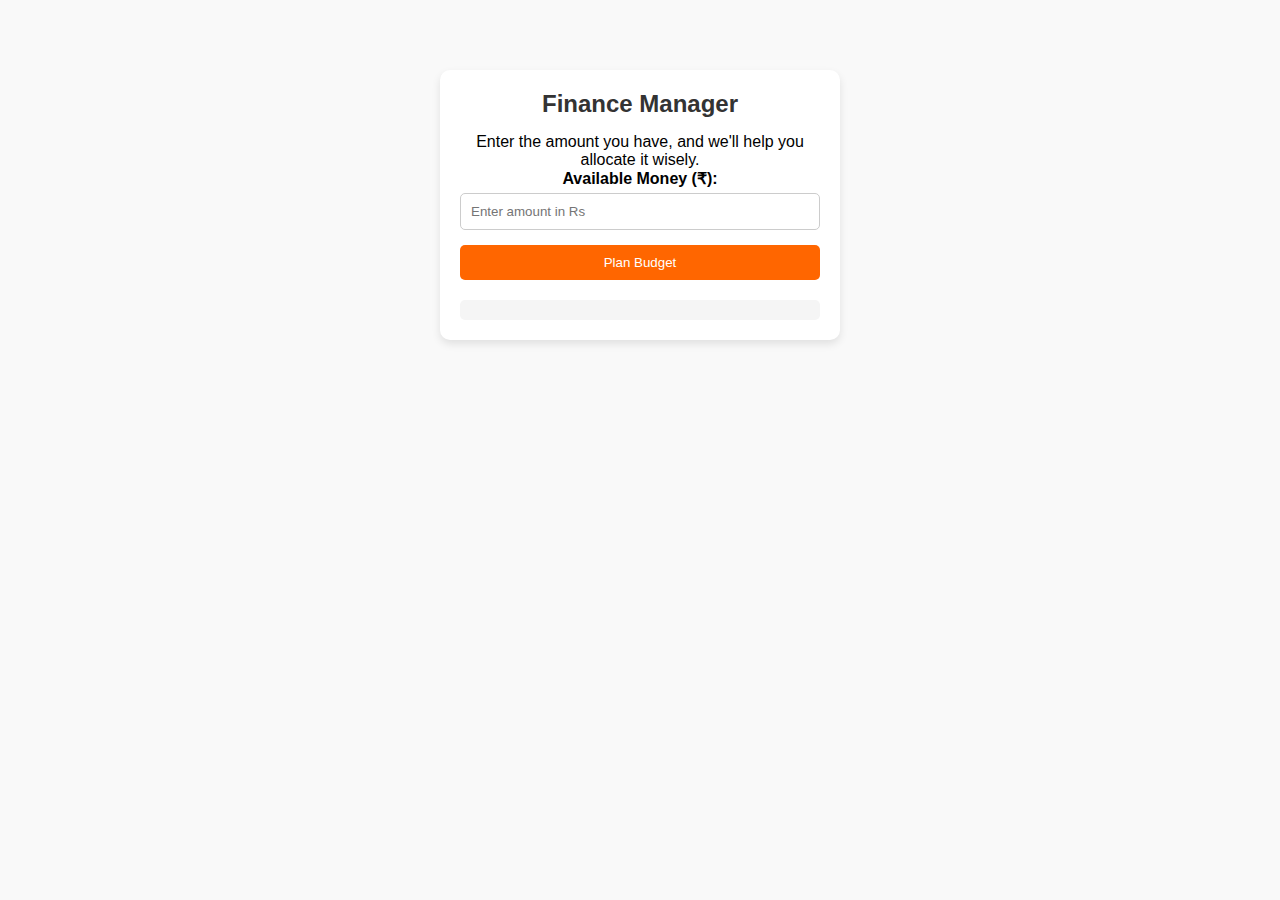
<file: finance.html>
<!DOCTYPE html>
<html lang="en">
<head>
    <meta charset="UTF-8">
    <meta name="viewport" content="width=device-width, initial-scale=1.0">
    <title>Finance Manager</title>
    <style>
        * {
            box-sizing: border-box;
            margin: 0;
            padding: 0;
            font-family: Arial, sans-serif;
        }

        body {
            background-color: #f9f9f9;
            padding: 20px;
            text-align: center;
        }

        .container {
            max-width: 400px;
            margin: 50px auto;
            background: white;
            padding: 20px;
            border-radius: 10px;
            box-shadow: 0 4px 8px rgba(0, 0, 0, 0.1);
        }

        h2 {
            color: #333;
            margin-bottom: 15px;
        }

        label {
            font-weight: bold;
        }

        input {
            width: 100%;
            padding: 10px;
            margin-top: 5px;
            margin-bottom: 15px;
            border: 1px solid #ccc;
            border-radius: 5px;
        }

        .btn {
            background-color: #ff6600;
            color: white;
            padding: 10px;
            border: none;
            border-radius: 5px;
            cursor: pointer;
            width: 100%;
        }

        .btn:hover {
            background-color: #e65c00;
        }

        .result {
            margin-top: 20px;
            padding: 10px;
            background: #f5f5f5;
            border-radius: 5px;
            text-align: left;
        }

        .result p {
            margin: 5px 0;
            font-weight: bold;
            color: #444;
        }
    </style>
</head>
<body>

    <div class="container">
        <h2>Finance Manager</h2>
        <p>Enter the amount you have, and we'll help you allocate it wisely.</p>

        <label for="amount">Available Money (₹):</label>
        <input type="number" id="amount" placeholder="Enter amount in Rs">
        
        <button class="btn" onclick="calculateBudget()">Plan Budget</button>

        <div class="result" id="result"></div>
    </div>

    <script>
        function calculateBudget() {
            let amount = document.getElementById("amount").value;
            let resultDiv = document.getElementById("result");

            if (amount === "" || amount <= 0) {
                resultDiv.innerHTML = "<p style='color:red;'>Please enter a valid amount!</p>";
                return;
            }

            amount = parseFloat(amount);

            let allocations = {
                "Emergency Savings (30%)": (amount * 0.30).toFixed(2),
                "Shelter & Rent (25%)": (amount * 0.25).toFixed(2),
                "Food & Essentials (20%)": (amount * 0.20).toFixed(2),
                "Transport (10%)": (amount * 0.10).toFixed(2),
                "Communication (5%)": (amount * 0.05).toFixed(2),
                "Miscellaneous (10%)": (amount * 0.10).toFixed(2)
            };

            resultDiv.innerHTML = "<h3>Suggested Allocation</h3>";
            for (let category in allocations) {
                resultDiv.innerHTML += `<p>${category}: ₹${allocations[category]}</p>`;
            }
        }
    </script>

</body>
</html>
</file>
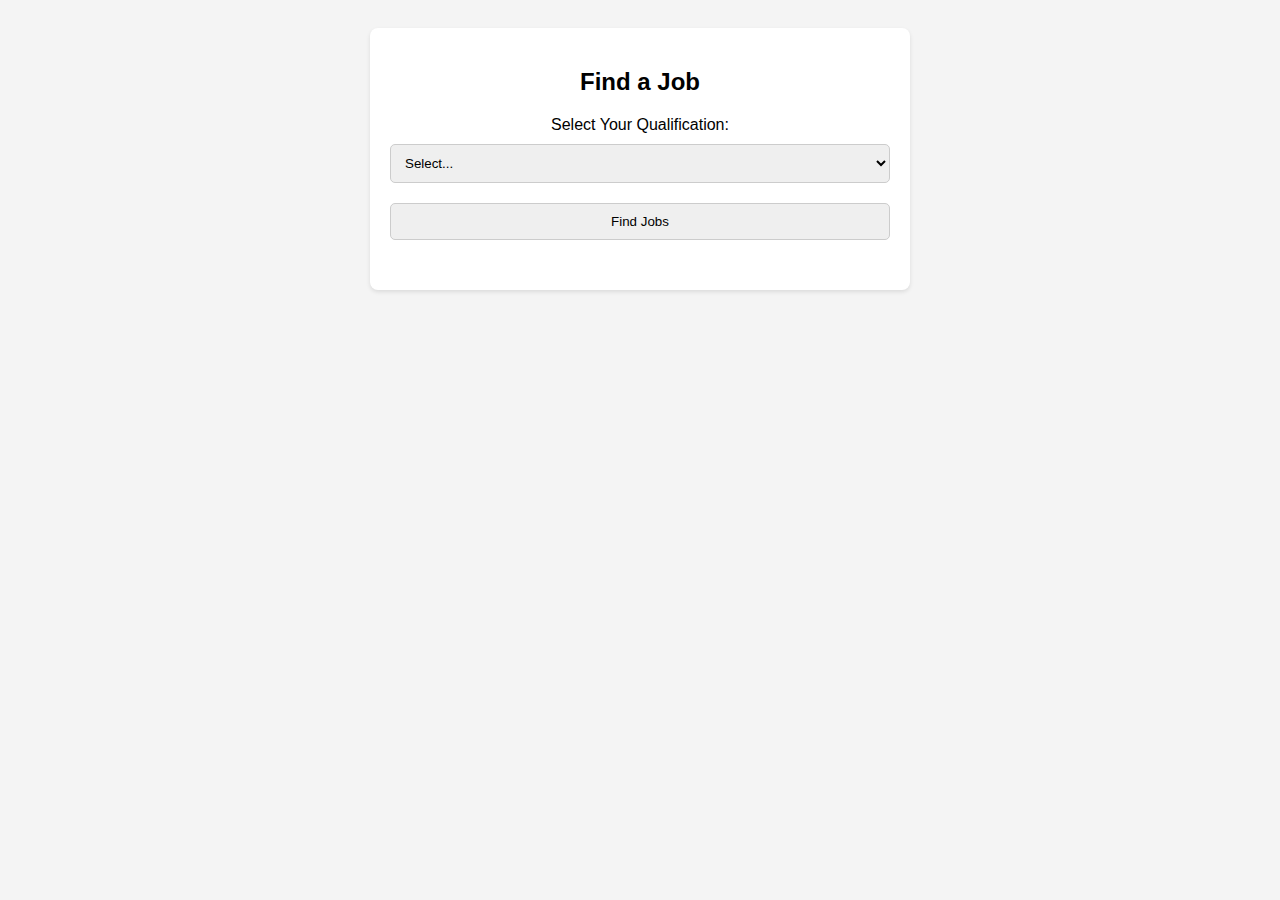
<file: job.html>
<!DOCTYPE html>
<html lang="en">
<head>
    <meta charset="UTF-8">
    <meta name="viewport" content="width=device-width, initial-scale=1.0">
    <title>Job Finder</title>
    <style>
        body {
            font-family: Arial, sans-serif;
            background-color: #f4f4f4;
            text-align: center;
            padding: 20px;
        }
        .container {
            background: white;
            padding: 20px;
            border-radius: 8px;
            box-shadow: 0 2px 4px rgba(0, 0, 0, 0.1);
            max-width: 500px;
            margin: auto;
        }
        select, button {
            width: 100%;
            padding: 10px;
            margin: 10px 0;
            border: 1px solid #ccc;
            border-radius: 5px;
        }
        .job-list {
            margin-top: 20px;
            text-align: left;
        }
        .job {
            background: #fff;
            padding: 10px;
            margin-bottom: 10px;
            border-radius: 5px;
            box-shadow: 0 2px 4px rgba(0, 0, 0, 0.1);
        }
        .apply-btn {
            background: #28a745;
            color: white;
            border: none;
            padding: 8px;
            cursor: pointer;
            border-radius: 5px;
            display: block;
            text-align: center;
        }
    </style>
</head>
<body>
    <div class="container">
        <h2>Find a Job</h2>
        <label for="qualification">Select Your Qualification:</label>
        <select id="qualification">
            <option value="none">Select...</option>
            <option value="highschool">High School</option>
            <option value="graduate">Graduate</option>
            <option value="postgraduate">Postgraduate</option>
            <option value="homemaker">Homemaker</option>
            <option value="lesseducated">Less Educated</option>
        </select>
        <button onclick="findJobs()">Find Jobs</button>
        <div class="job-list" id="jobList"></div>
    </div>

    <script>
        const jobs = {
            highschool: ["Retail Assistant", "Customer Service Representative"],
            graduate: ["Software Developer", "Marketing Executive", "Teacher"],
            postgraduate: ["Research Analyst", "Senior Manager", "Professor"],
            homemaker: ["Home-Based Tailoring", "Cooking Services", "Online Selling"],
            lesseducated: ["Delivery Person", "Housekeeping", "Construction Worker"]
        };

        function findJobs() {
            const qualification = document.getElementById("qualification").value;
            const jobList = document.getElementById("jobList");
            jobList.innerHTML = "";
            
            if (qualification === "none") {
                jobList.innerHTML = "<p>Please select a qualification.</p>";
                return;
            }
            
            jobs[qualification].forEach(job => {
                let jobItem = document.createElement("div");
                jobItem.className = "job";
                jobItem.innerHTML = `<p>${job}</p><button class='apply-btn'>Apply</button>`;
                jobList.appendChild(jobItem);
            });
        }
    </script>
</body>
</html>
</file>
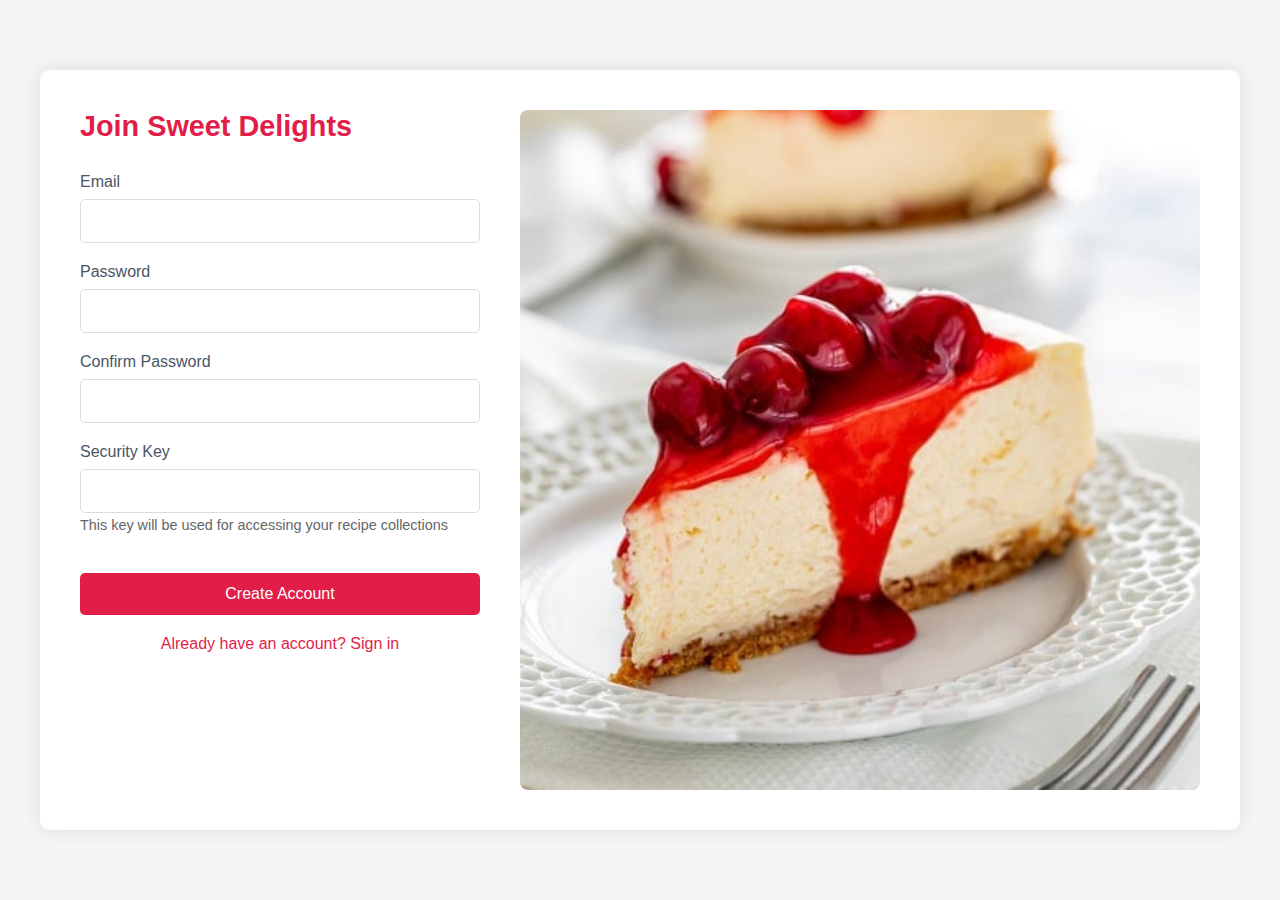
<file: login.html>
<!DOCTYPE html>
<html lang="en">
<head>
    <meta charset="UTF-8">
    <meta name="viewport" content="width=device-width, initial-scale=1.0">
    <title>Sweet Delights - Account</title>
    <style>
        * {
            margin: 0;
            padding: 0;
            box-sizing: border-box;
            font-family: -apple-system, BlinkMacSystemFont, 'Segoe UI', Roboto, sans-serif;
        }

        body {
            background-color: #f5f5f5;
            display: flex;
            justify-content: center;
            align-items: center;
            min-height: 100vh;
            padding: 20px;
        }

        .container {
            width: 100%;
            max-width: 1200px;
            display: flex;
            justify-content: center;
        }

        .form-wrapper {
            width: 100%;
            display: flex;
            gap: 40px;
            background: white;
            padding: 40px;
            border-radius: 10px;
            box-shadow: 0 0 20px rgba(0, 0, 0, 0.1);
        }

        .form-section {
            flex: 1;
            max-width: 400px;
        }

        .image-section {
            flex: 1;
            display: flex;
            align-items: center;
            justify-content: center;
            min-height: 400px;
        }

        h2 {
            color: #e11d48;
            margin-bottom: 30px;
            font-size: 1.8rem;
        }

        .form-group {
            margin-bottom: 20px;
        }

        label {
            display: block;
            margin-bottom: 8px;
            color: #4b5563;
        }

        input {
            width: 100%;
            padding: 12px;
            border: 1px solid #ddd;
            border-radius: 5px;
            font-size: 16px;
        }

        .security-key-info {
            font-size: 0.9rem;
            color: #666;
            margin-top: 4px;
        }

        button {
            width: 100%;
            padding: 12px;
            background-color: #e11d48;
            color: white;
            border: none;
            border-radius: 5px;
            cursor: pointer;
            font-size: 16px;
            transition: background-color 0.3s;
            margin-top: 20px;
        }

        button:hover {
            background-color: #be123c;
        }

        .switch-form {
            text-align: center;
            margin-top: 20px;
        }

        .switch-form a {
            color: #e11d48;
            text-decoration: none;
        }

        .error {
            color: #e11d48;
            font-size: 14px;
            margin-top: 5px;
            display: none;
        }

        .recipe-image {
            width: 100%;
            max-height: 80vh;
            max-width: 80vh;
            height: 100%;
            object-fit: cover;
            border-radius: 8px;
        }

        @media (max-width: 768px) {
            .form-wrapper {
                flex-direction: column;
                padding: 20px;
            }

            .form-section {
                max-width: 100%;
            }

            .image-section {
                order: 2;
                min-height: 200px;
            }
        }
    </style>
</head>
<body>
    <div class="container">
        <!-- Signup Form -->
        <div class="form-wrapper" id="signup-form">
            <div class="form-section">
                <h2>Join Sweet Delights</h2>
                <form onsubmit="return validateSignup(event)">
                    <div class="form-group">
                        <label for="signup-email">Email</label>
                        <input type="email" id="signup-email" required>
                        <div class="error" id="email-error">Please enter a valid email</div>
                    </div>
                    <div class="form-group">
                        <label for="signup-password">Password</label>
                        <input type="password" id="signup-password" required>
                        <div class="error" id="password-error">Password must be at least 8 characters</div>
                    </div>
                    <div class="form-group">
                        <label for="signup-password-repeat">Confirm Password</label>
                        <input type="password" id="signup-password-repeat" required>
                        <div class="error" id="password-match-error">Passwords do not match</div>
                    </div>
                    <div class="form-group">
                        <label for="security-key">Security Key</label>
                        <input type="password" id="security-key" required>
                        <div class="security-key-info">This key will be used for accessing your recipe collections</div>
                        <div class="error" id="security-key-error">Security key must be at least 6 characters</div>
                    </div>
                    <button type="submit" onclick="gotoMainPage()">Create Account</button>
                    <div class="switch-form">
                        <a href="#" onclick="toggleForms()">Already have an account? Sign in</a>
                    </div>
                </form>
            </div>
            <div class="image-section">
                <img src="cheesecake.jpg" alt="Delicious Recipes" class="recipe-image">
            </div>
        </div>

        <!-- Login Form -->
        <div class="form-wrapper" id="login-form" style="display: none;">
            <div class="form-section">
                <h2>Welcome Back!</h2>
                <form onsubmit="return validateLogin(event)">
                    <div class="form-group">
                        <label for="login-email">Email</label>
                        <input type="email" id="login-email" required>
                    </div>
                    <div class="form-group">
                        <label for="login-security-key">Security Key</label>
                        <input type="password" id="login-security-key" required>
                        <div class="security-key-info">Enter your recipe collection key</div>
                    </div>
                    <button type="submit" onclick="gotoMainPage()">Sign In</button>
                    <div class="switch-form">
                        <a href="#" onclick="toggleForms()">New to Sweet Delights? Create account</a>
                    </div>
                </form>
            </div>
            <div class="image-section">
                <img src="cheesecake.jpg" alt="Delicious Recipes" class="recipe-image">
            </div>
        </div>
    </div>

    <script>
        function validateSignup(event) {
            event.preventDefault();
            let isValid = true;

            const email = document.getElementById('signup-email').value;
            const emailRegex = /^[^\s@]+@[^\s@]+\.[^\s@]+$/;
            if (!emailRegex.test(email)) {
                document.getElementById('email-error').style.display = 'block';
                isValid = false;
            } else {
                document.getElementById('email-error').style.display = 'none';
            }

            const password = document.getElementById('signup-password').value;
            const passwordRepeat = document.getElementById('signup-password-repeat').value;
            const securityKey = document.getElementById('security-key').value;
            
            if (password.length < 8) {
                document.getElementById('password-error').style.display = 'block';
                isValid = false;
            } else {
                document.getElementById('password-error').style.display = 'none';
            }

            if (password !== passwordRepeat) {
                document.getElementById('password-match-error').style.display = 'block';
                isValid = false;
            } else {
                document.getElementById('password-match-error').style.display = 'none';
            }

            if (securityKey.length < 6) {
                document.getElementById('security-key-error').style.display = 'block';
                isValid = false;
            } else {
                document.getElementById('security-key-error').style.display = 'none';
            }

            if (isValid) {
                // Here you would integrate with your safety platform backend
                console.log('Account created successfully');

                

            }

            return false;
        }

        function gotoMainPage() {
            window.location.href = "main.html";
        }

        function validateLogin(event) {
            event.preventDefault();
            const email = document.getElementById('login-email').value;
            const securityKey = document.getElementById('login-security-key').value;

            if (email && securityKey) {
                // Here you would integrate with your safety platform backend
                console.log('Login successful');
            }

            return false;
        }

        function toggleForms() {
            const signupForm = document.getElementById('signup-form');
            const loginForm = document.getElementById('login-form');
            
            if (signupForm.style.display === 'none') {
                signupForm.style.display = 'flex';
                loginForm.style.display = 'none';
            } else {
                signupForm.style.display = 'none';
                loginForm.style.display = 'flex';
            }
        }
    </script>
</body>
</html>
</file>
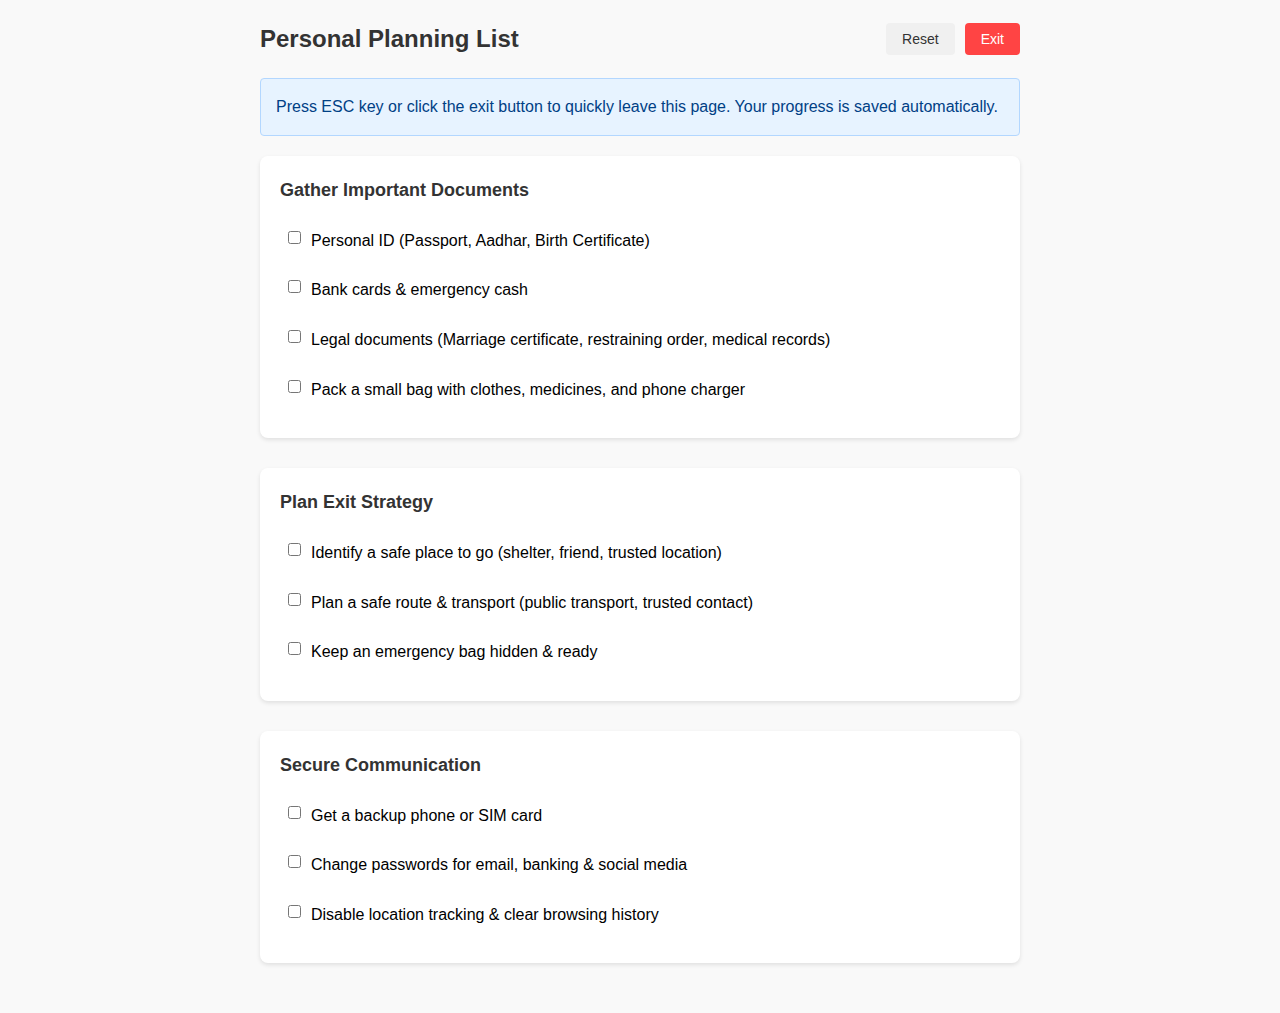
<file: todolist.html>
<!DOCTYPE html>
<html lang="en">
<head>
    <meta charset="UTF-8">
    <meta name="viewport" content="width=device-width, initial-scale=1.0">
    <title>Personal Planning List</title>
    <style>
        * {
            box-sizing: border-box;
            margin: 0;
            padding: 0;
        }

        body {
            font-family: Arial, sans-serif;
            line-height: 1.6;
            max-width: 800px;
            margin: 0 auto;
            padding: 20px;
            background-color: #f9f9f9;
        }

        .header {
            display: flex;
            justify-content: space-between;
            align-items: center;
            margin-bottom: 20px;
        }

        .title {
            font-size: 24px;
            color: #333;
        }

        .button-group {
            display: flex;
            gap: 10px;
        }

        .btn {
            padding: 8px 16px;
            border: none;
            border-radius: 4px;
            cursor: pointer;
            font-size: 14px;
        }

        .btn-reset {
            background-color: #f0f0f0;
            color: #333;
        }

        .btn-exit {
            background-color: #ff4444;
            color: white;
        }

        .alert {
            background-color: #e7f3ff;
            border: 1px solid #b3d7ff;
            padding: 15px;
            border-radius: 4px;
            margin-bottom: 20px;
            color: #004085;
        }

        .category {
            margin-bottom: 30px;
            background-color: white;
            padding: 20px;
            border-radius: 8px;
            box-shadow: 0 2px 4px rgba(0,0,0,0.1);
        }

        .category-title {
            font-size: 18px;
            color: #333;
            margin-bottom: 15px;
            font-weight: bold;
        }

        .task {
            display: flex;
            align-items: flex-start;
            padding: 8px;
            border-radius: 4px;
            margin-bottom: 8px;
        }

        .task:hover {
            background-color: #f5f5f5;
        }

        .task input[type="checkbox"] {
            margin-right: 10px;
            margin-top: 3px;
        }

        .task-text {
            flex: 1;
        }

        .task input[type="checkbox"]:checked + .task-text {
            text-decoration: line-through;
            color: #888;
        }

        @media (max-width: 600px) {
            body {
                padding: 10px;
            }

            .title {
                font-size: 20px;
            }

            .category {
                padding: 15px;
            }
        }
    </style>
</head>
<body>
    <div class="header">
        <h1 class="title">Personal Planning List</h1>
        <div class="button-group">
            <button class="btn btn-reset" onclick="resetTasks()">Reset</button>
            <button class="btn btn-exit" onclick="quickExit()">Exit</button>
        </div>
    </div>

    <div class="alert">
        Press ESC key or click the exit button to quickly leave this page.
        Your progress is saved automatically.
    </div>

    <div class="category">
        <h2 class="category-title">Gather Important Documents</h2>
        <div class="task">
            <input type="checkbox" id="task1">
            <label class="task-text" for="task1">Personal ID (Passport, Aadhar, Birth Certificate)</label>
        </div>
        <div class="task">
            <input type="checkbox" id="task2">
            <label class="task-text" for="task2">Bank cards & emergency cash</label>
        </div>
        <div class="task">
            <input type="checkbox" id="task3">
            <label class="task-text" for="task3">Legal documents (Marriage certificate, restraining order, medical records)</label>
        </div>
        <div class="task">
            <input type="checkbox" id="task4">
            <label class="task-text" for="task4">Pack a small bag with clothes, medicines, and phone charger</label>
        </div>
    </div>

    <div class="category">
        <h2 class="category-title">Plan Exit Strategy</h2>
        <div class="task">
            <input type="checkbox" id="task5">
            <label class="task-text" for="task5">Identify a safe place to go (shelter, friend, trusted location)</label>
        </div>
        <div class="task">
            <input type="checkbox" id="task6">
            <label class="task-text" for="task6">Plan a safe route & transport (public transport, trusted contact)</label>
        </div>
        <div class="task">
            <input type="checkbox" id="task7">
            <label class="task-text" for="task7">Keep an emergency bag hidden & ready</label>
        </div>
    </div>

    <div class="category">
        <h2 class="category-title">Secure Communication</h2>
        <div class="task">
            <input type="checkbox" id="task8">
            <label class="task-text" for="task8">Get a backup phone or SIM card</label>
        </div>
        <div class="task">
            <input type="checkbox" id="task9">
            <label class="task-text" for="task9">Change passwords for email, banking & social media</label>
        </div>
        <div class="task">
            <input type="checkbox" id="task10">
            <label class="task-text" for="task10">Disable location tracking & clear browsing history</label>
        </div>
    </div>

    <script>
        // Save checkbox states to localStorage
        function saveCheckboxStates() {
            const checkboxes = document.querySelectorAll('input[type="checkbox"]');
            const states = Array.from(checkboxes).map(checkbox => checkbox.checked);
            localStorage.setItem('checkboxStates', JSON.stringify(states));
        }

        // Load checkbox states from localStorage
        function loadCheckboxStates() {
            const states = JSON.parse(localStorage.getItem('checkboxStates'));
            if (states) {
                const checkboxes = document.querySelectorAll('input[type="checkbox"]');
                checkboxes.forEach((checkbox, index) => {
                    checkbox.checked = states[index];
                });
            }
        }

        // Reset all tasks
        function resetTasks() {
            if (confirm('Are you sure you want to reset all progress?')) {
                const checkboxes = document.querySelectorAll('input[type="checkbox"]');
                checkboxes.forEach(checkbox => checkbox.checked = false);
                saveCheckboxStates();
            }
        }

        // Quick exit function
        function quickExit() {
            window.location.href = 'index2.html'; // Redirect to index2.html
        }

        // Add event listeners
        document.addEventListener('DOMContentLoaded', () => {
            loadCheckboxStates();
            
            // Save state when checkboxes change
            const checkboxes = document.querySelectorAll('input[type="checkbox"]');
            checkboxes.forEach(checkbox => {
                checkbox.addEventListener('change', saveCheckboxStates);
            });

            // Add ESC key listener
            document.addEventListener('keydown', (e) => {
                if (e.key === 'Escape') {
                    quickExit();
                }
            });
        });
    </script>
</body>
</html>
</file>
